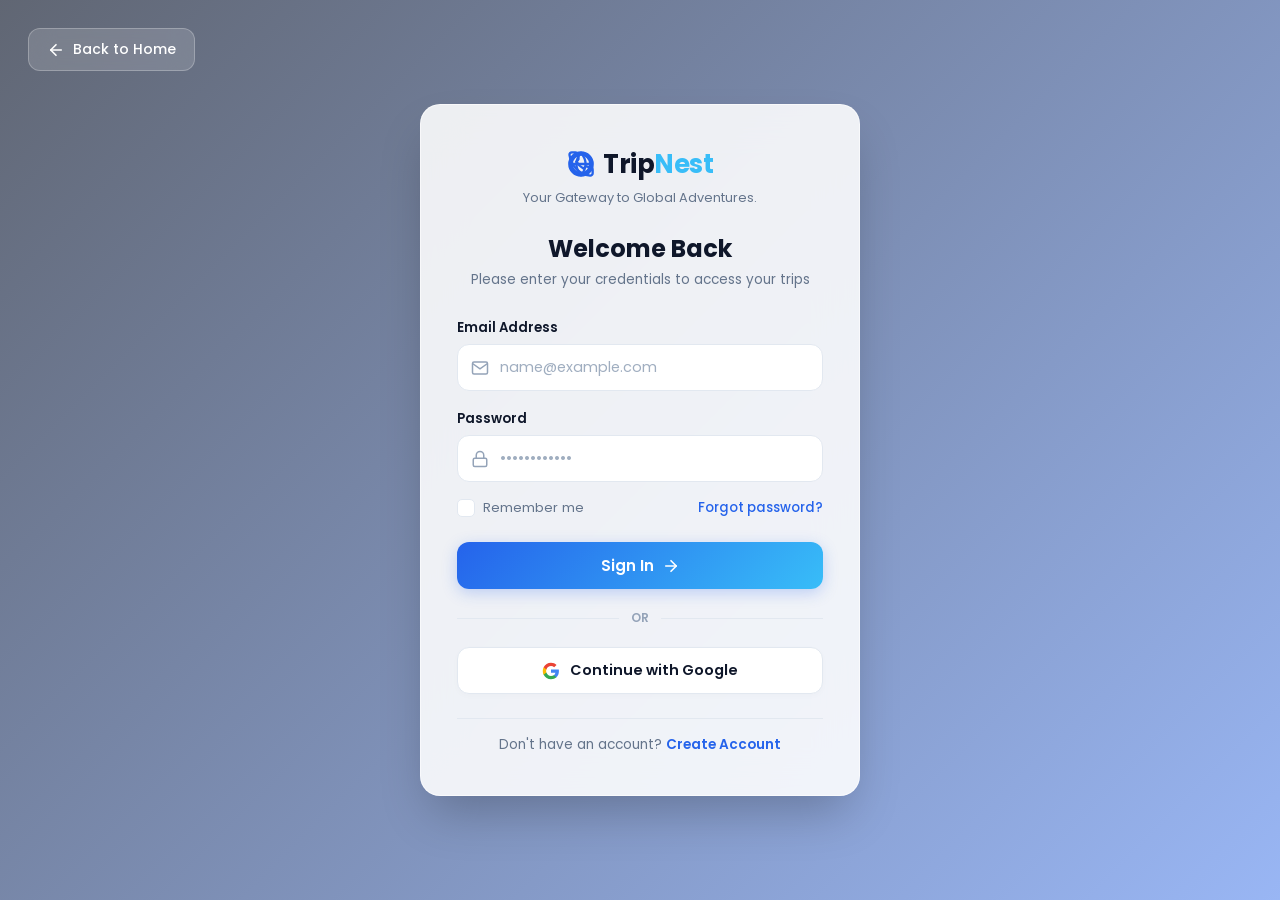
<file: login.html>
<!DOCTYPE html>
<html lang="en">
<head>
  <meta charset="UTF-8" />
  <meta name="viewport" content="width=device-width, initial-scale=1.0" />
  <title>Login - TripNest</title>
  <!-- Google Fonts: Poppins -->
  <link rel="preconnect" href="https://fonts.googleapis.com">
  <link rel="preconnect" href="https://fonts.gstatic.com" crossorigin>
  <link href="https://fonts.googleapis.com/css2?family=Poppins:wght@400;500;600;700&display=swap" rel="stylesheet">
  <link rel="stylesheet" href="css/login.css" />
</head>
<body>

  <!-- Full-Screen Travel Background Container -->
  <div class="login-wrapper">
    
    <!-- Floating Back to Home Button -->
    <a href="index.html" class="back-home-btn">
      <svg viewBox="0 0 24 24" width="18" height="18" fill="none" stroke="currentColor" stroke-width="2.2" stroke-linecap="round" stroke-linejoin="round">
        <line x1="19" y1="12" x2="5" y2="12"></line>
        <polyline points="12 19 5 12 12 5"></polyline>
      </svg>
      <span>Back to Home</span>
    </a>

    <!-- Glassmorphism Login Card -->
    <main class="login-card">
      
      <!-- Brand Logo Header -->
      <header class="brand-header">
        <a href="index.html" class="brand-logo">
          <svg class="logo-icon" viewBox="0 0 24 24" width="28" height="28" fill="none" stroke="currentColor" stroke-width="2">
            <path d="M22 16.92v3a2 2 0 0 1-2.18 2 19.79 19.79 0 0 1-8.63-3.07 19.5 19.5 0 0 1-6-6 19.79 19.79 0 0 1-3.07-8.67A2 2 0 0 1 4.11 2h3a2 2 0 0 1 2 1.72 12.84 12.84 0 0 0 .7 2.81 2 2 0 0 1-.45 2.11L8.09 9.91a16 16 0 0 0 6 6l1.27-1.27a2 2 0 0 1 2.11-.45 12.84 12.84 0 0 0 2.81.7A2 2 0 0 1 22 16.92z"/>
            <path d="M12 2a10 10 0 1 0 10 10A10 10 0 0 0 12 2zm0 18a8 8 0 1 1 8-8 8 8 0 0 1-8 8z" fill="none"/>
            <path d="M2.5 12h19M12 2.5a15.3 15.3 0 0 1 4 9.5 15.3 15.3 0 0 1-4 9.5 15.3 15.3 0 0 1-4-9.5 15.3 15.3 0 0 1 4-9.5z"/>
          </svg>
          <span class="logo-text">Trip<span class="text-accent">Nest</span></span>
        </a>
        <p class="brand-tagline">Your Gateway to Global Adventures.</p>
      </header>

      <!-- Welcome Heading -->
      <div class="login-header">
        <h1 class="welcome-title">Welcome Back</h1>
        <p class="welcome-subtitle">Please enter your credentials to access your trips</p>
      </div>

      <!-- Login Form -->
      <form class="login-form" action="#" method="POST" onsubmit="return false;">
        
        <!-- Email Input Group -->
        <div class="form-group">
          <label for="email" class="form-label">Email Address</label>
          <div class="input-wrapper">
            <svg class="input-icon" viewBox="0 0 24 24" width="18" height="18" fill="none" stroke="currentColor" stroke-width="2">
              <path d="M4 4h16c1.1 0 2 .9 2 2v12c0 1.1-.9 2-2 2H4c-1.1 0-2-.9-2-2V6c0-1.1.9-2 2-2z"/>
              <polyline points="22,6 12,13 2,6"/>
            </svg>
            <input 
              type="email" 
              id="email" 
              name="email" 
              class="form-input" 
              placeholder="name@example.com" 
              required 
            />
          </div>
        </div>

        <!-- Password Input Group -->
        <div class="form-group">
          <label for="password" class="form-label">Password</label>
          <div class="input-wrapper">
            <svg class="input-icon" viewBox="0 0 24 24" width="18" height="18" fill="none" stroke="currentColor" stroke-width="2">
              <rect x="3" y="11" width="18" height="11" rx="2" ry="2"/>
              <path d="M7 11V7a5 5 0 0 1 10 0v4"/>
            </svg>
            <input 
              type="password" 
              id="password" 
              name="password" 
              class="form-input" 
              placeholder="••••••••••••" 
              required 
            />
          </div>
        </div>

        <!-- Options Row (Remember Me & Forgot Password) -->
        <div class="form-options">
          <label class="checkbox-container">
            <input type="checkbox" name="remember" id="remember" />
            <span class="checkmark"></span>
            <span class="checkbox-label">Remember me</span>
          </label>
          <a href="#" class="forgot-link">Forgot password?</a>
        </div>

        <!-- Submit Button -->
        <button type="submit" class="btn-gradient btn-full">
          <span>Sign In</span>
          <svg viewBox="0 0 24 24" width="18" height="18" fill="none" stroke="currentColor" stroke-width="2.2" stroke-linecap="round" stroke-linejoin="round">
            <line x1="5" y1="12" x2="19" y2="12"></line>
            <polyline points="12 5 19 12 12 19"></polyline>
          </svg>
        </button>
      </form>

      <!-- Divider -->
      <div class="divider">
        <span>OR</span>
      </div>

      <!-- Google Sign-In Button -->
      <button type="button" class="btn-google">
        <svg class="google-icon" viewBox="0 0 24 24" width="18" height="18">
          <path fill="#4285F4" d="M22.56 12.25c0-.78-.07-1.53-.2-2.25H12v4.26h5.92c-.26 1.37-1.04 2.53-2.21 3.31v2.77h3.57c2.08-1.92 3.28-4.74 3.28-8.09z"/>
          <path fill="#34A853" d="M12 23c2.97 0 5.46-.98 7.28-2.66l-3.57-2.77c-.98.66-2.23 1.06-3.71 1.06-2.86 0-5.29-1.93-6.16-4.53H2.18v2.84C3.99 20.53 7.7 23 12 23z"/>
          <path fill="#FBBC05" d="M5.84 14.09c-.22-.66-.35-1.36-.35-2.09s.13-1.43.35-2.09V7.06H2.18C1.43 8.55 1 10.22 1 12s.43 3.45 1.18 4.94l2.85-2.22.81-.63z"/>
          <path fill="#EA4335" d="M12 5.38c1.62 0 3.06.56 4.21 1.64l3.15-3.15C17.45 2.09 14.97 1 12 1 7.7 1 3.99 3.47 2.18 7.06l3.66 2.84c.87-2.6 3.3-4.52 6.16-4.52z"/>
        </svg>
        <span>Continue with Google</span>
      </button>

      <!-- Register Page Link -->
      <footer class="card-footer">
        <p>Don't have an account? <a href="register.html" class="register-link">Create Account</a></p>
      </footer>

    </main>
  </div>
<script src="js/login.js"></script>
</body>
</html>
</file>
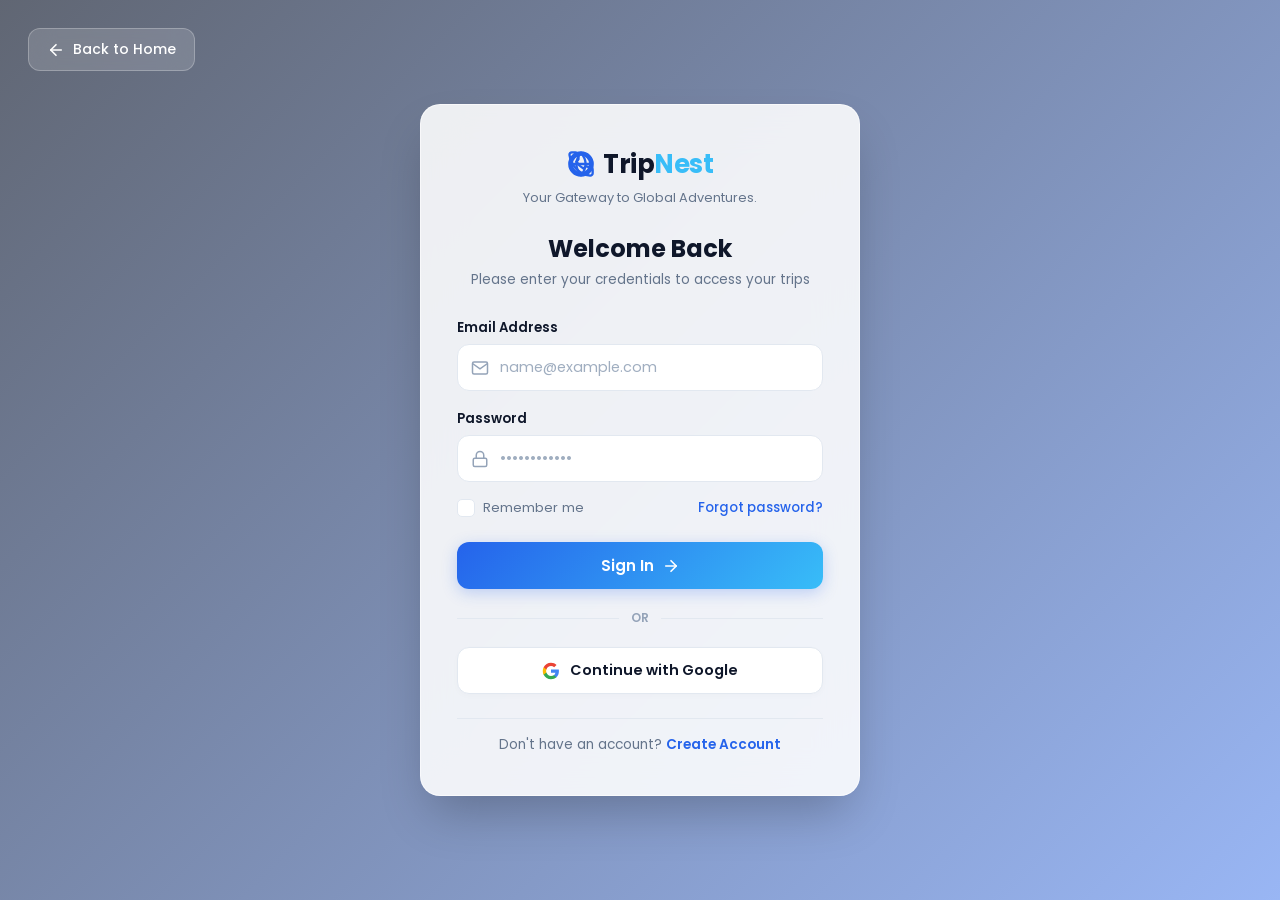
<file: my-trips.html>
<!DOCTYPE html>
<html lang="en">
<head>
  <meta charset="UTF-8" />
  <meta name="viewport" content="width=device-width, initial-scale=1.0" />
  <title>My Trips — TripNest</title>
  <link href="https://fonts.googleapis.com/css2?family=Poppins:wght@400;500;600;700&display=swap" rel="stylesheet" />
  <link rel="stylesheet" href="css/my-trips.css" />
</head>
<body>
  <header class="mt-nav">
    <a href="index.html">✈ TripNest</a>
    <span><a href="plan-trip.html">Plan a Trip</a> &nbsp;·&nbsp; <a href="#" id="logoutLink">Logout</a></span>
  </header>
  <main class="mt-wrap">
    <h1 id="hello">My Trips</h1>
    <p class="mt-sub">Mee trips, package bookings, saved destinations anni database nunchi vasthayi.</p>
    <section class="mt-card"><h2>Planned Trips</h2><div id="tripsBox">Loading…</div></section>
    <section class="mt-card"><h2>Package Bookings</h2><div id="bookingsBox">Loading…</div></section>
    <section class="mt-card"><h2>Hotel Stays</h2><div id="staysBox">Loading…</div></section>
    <section class="mt-card"><h2>Refund History</h2><div id="refundBox">Loading…</div></section>
    <section class="mt-card"><h2>Saved Destinations ♥</h2><div id="wishBox">Loading…</div></section>
  </main>
  <div class="pay-modal" id="payModal" hidden>
    <div class="pay-box">
      <h3>Complete payment</h3>
      <p id="payInfo" class="pay-info"></p>
      <label class="pm"><input type="radio" name="pm" value="card" checked /> Credit / Debit card</label>
      <label class="pm"><input type="radio" name="pm" value="upi" /> UPI</label>
      <label class="pm"><input type="radio" name="pm" value="netbanking" /> Net banking</label>
      <p class="pay-note">Demo payment. Real money teesukodu.</p>
      <div id="payMsg"></div>
      <div class="pay-actions"><button id="payCancel" class="ghost">Cancel</button><button id="payGo" class="go">Pay now</button></div>
    </div>
  </div>
  <div class="pay-modal" id="bookModal" hidden>
    <div class="pay-box">
      <h3>Book this trip</h3>
      <p id="bookInfo" class="pay-info"></p>
      <label class="fl" for="bookDep">Departure date</label>
      <select id="bookDep"></select>
      <label class="fl" for="bookTrav">Travelers</label>
      <input type="number" id="bookTrav" min="1" max="10" value="2" />
      <p id="bookSeats" class="est"></p>
      <p class="pay-note">Seats are held for 30 minutes. Pay from Package Bookings below to confirm. Your trip dates are set from the departure.</p>
      <div id="bookMsg"></div>
      <div class="pay-actions"><button id="bookBack" class="ghost">Close</button><button id="bookGo" class="go" disabled>Reserve seats</button></div>
    </div>
  </div>
  <div class="pay-modal" id="stayModal" hidden>
    <div class="pay-box">
      <h3>Book the stay</h3>
      <p id="stayInfo" class="pay-info"></p>
      <label class="fl" for="stayRoom">Room type</label>
      <select id="stayRoom"></select>
      <label class="fl" for="stayGuests">Guests</label>
      <input type="number" id="stayGuests" min="1" max="20" value="2" />
      <p id="stayEst" class="est"></p>
      <p class="pay-note">Rooms are held for 30 minutes. Pay from Hotel Stays below to confirm. Dates come from your trip.</p>
      <div id="stayMsg"></div>
      <div class="pay-actions"><button id="stayBack" class="ghost">Close</button><button id="stayGo" class="go" disabled>Reserve rooms</button></div>
    </div>
  </div>
  <div class="pay-modal" id="cancelModal" hidden>
    <div class="pay-box">
      <h3>Cancel booking</h3>
      <p id="cancelInfo" class="pay-info"></p>
      <p class="pay-note" id="cancelPolicy">Refund policy: 7 or more days before travel = 100% refund. 2 to 6 days = 50%. Less than 2 days = no refund. Unpaid bookings need no refund. (Refunds are simulated.)</p>
      <p id="cancelEst" class="est"></p>
      <select id="cancelReason"><option>Change of plans</option><option>Found a better price</option><option>Health or personal reasons</option><option>Other</option></select>
      <div id="cancelMsg"></div>
      <div class="pay-actions"><button id="cancelBack" class="ghost">Keep booking</button><button id="cancelGo" class="danger">Cancel booking</button></div>
    </div>
  </div>
  <script src="js/my-trips.js"></script>
</body>
</html>
</file>
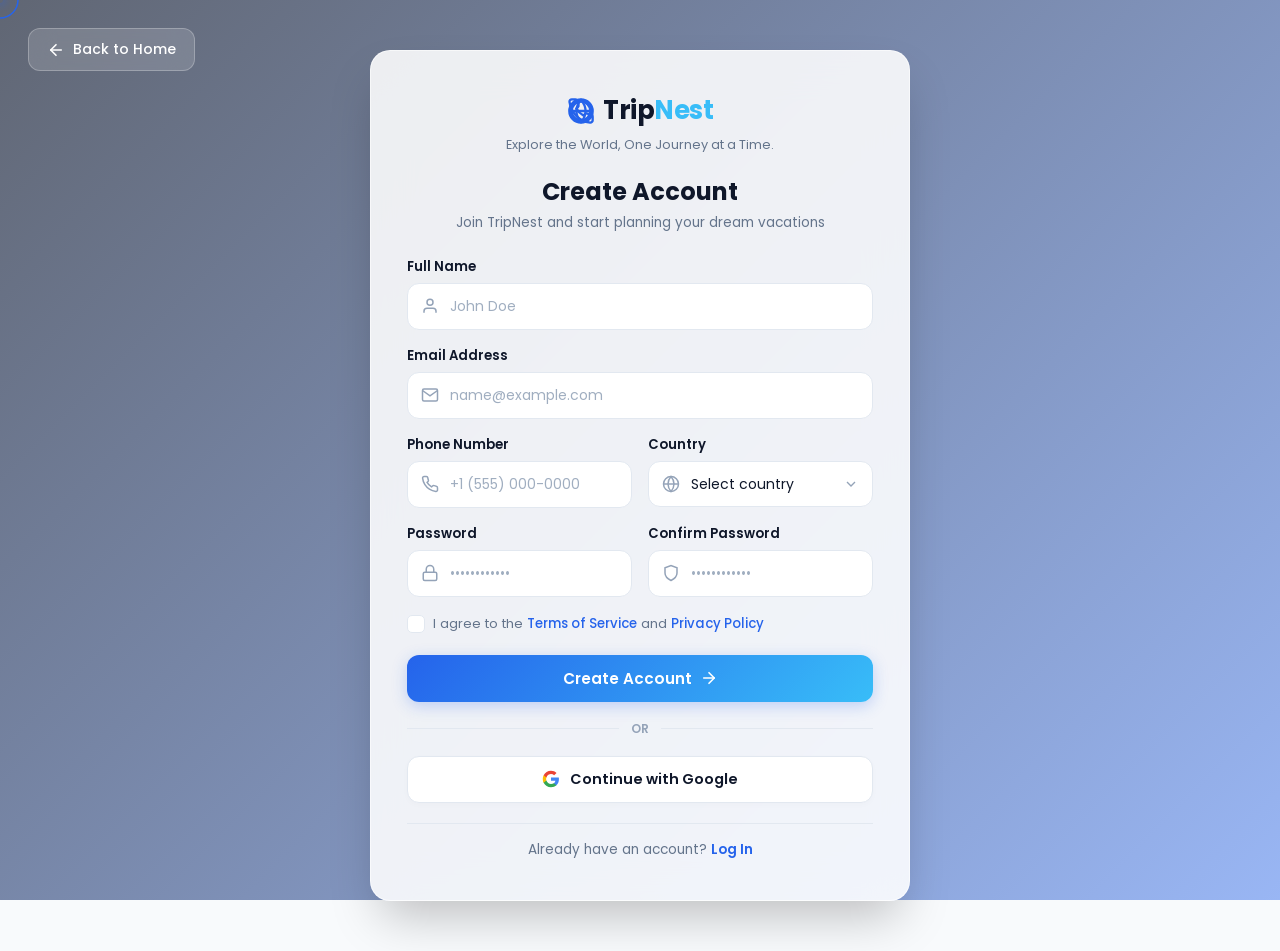
<file: register.html>
<!DOCTYPE html>
<html lang="en">
<head>
  <meta charset="UTF-8" />
  <meta name="viewport" content="width=device-width, initial-scale=1.0" />
  <title>Register - TripNest</title>
  <!-- Google Fonts: Poppins -->
  <link rel="preconnect" href="https://fonts.googleapis.com">
  <link rel="preconnect" href="https://fonts.gstatic.com" crossorigin>
  <link href="https://fonts.googleapis.com/css2?family=Poppins:wght@400;500;600;700&display=swap" rel="stylesheet">
  <link rel="stylesheet" href="css/register.css" />
</head>
<body>

   <!-- ================= CUSTOM CURSOR ================= -->
<div class="cursor" id="cursor">
  <svg class="cursor-ring" width="40" height="40" viewBox="0 0 40 40">
    <circle cx="20" cy="20" r="18" fill="none" stroke="url(#cursorGrad)" stroke-width="1.5"/>
    <defs>
      <radialGradient id="cursorGrad">
        <stop offset="0%" stop-color="#60A5FA"/>
        <stop offset="100%" stop-color="#2563EB"/>
      </radialGradient>
    </defs>
  </svg>
  <div class="cursor-dot"></div>
  <svg class="cursor-plane" width="18" height="18" viewBox="0 0 24 24" fill="none">
    <path d="M2 12L21 3L15 21L11 13L2 12Z" fill="#2563EB"/>
  </svg>
</div>



  <!-- Full-Screen Travel Background Container -->
  <div class="register-wrapper">
    
    <!-- Floating Back to Home Button -->
    <a href="index.html" class="back-home-btn">
      <svg viewBox="0 0 24 24" width="18" height="18" fill="none" stroke="currentColor" stroke-width="2.2" stroke-linecap="round" stroke-linejoin="round">
        <line x1="19" y1="12" x2="5" y2="12"></line>
        <polyline points="12 19 5 12 12 5"></polyline>
      </svg>
      <span>Back to Home</span>
    </a>

    <!-- Glassmorphism Register Card -->
    <main class="register-card">
      
      <!-- Brand Logo Header -->
      <header class="brand-header">
        <a href="index.html" class="brand-logo">
          <svg class="logo-icon" viewBox="0 0 24 24" width="28" height="28" fill="none" stroke="currentColor" stroke-width="2">
            <path d="M22 16.92v3a2 2 0 0 1-2.18 2 19.79 19.79 0 0 1-8.63-3.07 19.5 19.5 0 0 1-6-6 19.79 19.79 0 0 1-3.07-8.67A2 2 0 0 1 4.11 2h3a2 2 0 0 1 2 1.72 12.84 12.84 0 0 0 .7 2.81 2 2 0 0 1-.45 2.11L8.09 9.91a16 16 0 0 0 6 6l1.27-1.27a2 2 0 0 1 2.11-.45 12.84 12.84 0 0 0 2.81.7A2 2 0 0 1 22 16.92z"/>
            <path d="M12 2a10 10 0 1 0 10 10A10 10 0 0 0 12 2zm0 18a8 8 0 1 1 8-8 8 8 0 0 1-8 8z" fill="none"/>
            <path d="M2.5 12h19M12 2.5a15.3 15.3 0 0 1 4 9.5 15.3 15.3 0 0 1-4 9.5 15.3 15.3 0 0 1-4-9.5 15.3 15.3 0 0 1 4-9.5z"/>
          </svg>
          <span class="logo-text">Trip<span class="text-accent">Nest</span></span>
        </a>
        <p class="brand-tagline">Explore the World, One Journey at a Time.</p>
      </header>

      <!-- Welcome Heading -->
      <div class="register-header">
        <h1 class="welcome-title">Create Account</h1>
        <p class="welcome-subtitle">Join TripNest and start planning your dream vacations</p>
      </div>

      <!-- Registration Form -->
      <form class="register-form" action="#" method="POST" onsubmit="return false;">
        
        <div class="form-grid">
          <!-- Full Name Field -->
          <div class="form-group full-width">
            <label for="fullname" class="form-label">Full Name</label>
            <div class="input-wrapper">
              <svg class="input-icon" viewBox="0 0 24 24" width="18" height="18" fill="none" stroke="currentColor" stroke-width="2">
                <path d="M20 21v-2a4 4 0 0 0-4-4H8a4 4 0 0 0-4 4v2"></path>
                <circle cx="12" cy="7" r="4"></circle>
              </svg>
              <input 
                type="text" 
                id="fullname" 
                name="fullname" 
                class="form-input" 
                placeholder="John Doe" 
                required 
              />
            </div>
          </div>

          <!-- Email Field -->
          <div class="form-group full-width">
            <label for="email" class="form-label">Email Address</label>
            <div class="input-wrapper">
              <svg class="input-icon" viewBox="0 0 24 24" width="18" height="18" fill="none" stroke="currentColor" stroke-width="2">
                <path d="M4 4h16c1.1 0 2 .9 2 2v12c0 1.1-.9 2-2 2H4c-1.1 0-2-.9-2-2V6c0-1.1.9-2 2-2z"/>
                <polyline points="22,6 12,13 2,6"/>
              </svg>
              <input 
                type="email" 
                id="email" 
                name="email" 
                class="form-input" 
                placeholder="name@example.com" 
                required 
              />
            </div>
          </div>

          <!-- Phone Number Field -->
          <div class="form-group">
            <label for="phone" class="form-label">Phone Number</label>
            <div class="input-wrapper">
              <svg class="input-icon" viewBox="0 0 24 24" width="18" height="18" fill="none" stroke="currentColor" stroke-width="2">
                <path d="M22 16.92v3a2 2 0 0 1-2.18 2 19.79 19.79 0 0 1-8.63-3.07 19.5 19.5 0 0 1-6-6 19.79 19.79 0 0 1-3.07-8.67A2 2 0 0 1 4.11 2h3a2 2 0 0 1 2 1.72 12.84 12.84 0 0 0 .7 2.81 2 2 0 0 1-.45 2.11L8.09 9.91a16 16 0 0 0 6 6l1.27-1.27a2 2 0 0 1 2.11-.45 12.84 12.84 0 0 0 2.81.7A2 2 0 0 1 22 16.92z"/>
              </svg>
              <input 
                type="tel" 
                id="phone" 
                name="phone" 
                class="form-input" 
                placeholder="+1 (555) 000-0000" 
                required 
              />
            </div>
          </div>

          <!-- Country Dropdown -->
          <div class="form-group">
            <label for="country" class="form-label">Country</label>
            <div class="input-wrapper select-wrapper">
              <svg class="input-icon" viewBox="0 0 24 24" width="18" height="18" fill="none" stroke="currentColor" stroke-width="2">
                <circle cx="12" cy="12" r="10"></circle>
                <line x1="2" y1="12" x2="22" y2="12"></line>
                <path d="M12 2a15.3 15.3 0 0 1 4 10 15.3 15.3 0 0 1-4 10 15.3 15.3 0 0 1-4-10 15.3 15.3 0 0 1 4-10z"></path>
              </svg>
              <select id="country" name="country" class="form-input form-select" required>
                <option value="" disabled selected>Select country</option>
                <option value="US">United States</option>
                <option value="UK">United Kingdom</option>
                <option value="CA">Canada</option>
                <option value="AU">Australia</option>
                <option value="FR">France</option>
                <option value="DE">Germany</option>
                <option value="JP">Japan</option>
                <option value="IN">India</option>
                <option value="AE">United Arab Emirates</option>
              </select>
              <svg class="dropdown-chevron" viewBox="0 0 24 24" width="16" height="16" fill="none" stroke="currentColor" stroke-width="2">
                <polyline points="6 9 12 15 18 9"></polyline>
              </svg>
            </div>
          </div>

          <!-- Password Field -->
          <div class="form-group">
            <label for="password" class="form-label">Password</label>
            <div class="input-wrapper">
              <svg class="input-icon" viewBox="0 0 24 24" width="18" height="18" fill="none" stroke="currentColor" stroke-width="2">
                <rect x="3" y="11" width="18" height="11" rx="2" ry="2"/>
                <path d="M7 11V7a5 5 0 0 1 10 0v4"/>
              </svg>
              <input 
                type="password" 
                id="password" 
                name="password" 
                class="form-input" 
                placeholder="••••••••••••" 
                required 
              />
            </div>
          </div>

          <!-- Confirm Password Field -->
          <div class="form-group">
            <label for="confirm-password" class="form-label">Confirm Password</label>
            <div class="input-wrapper">
              <svg class="input-icon" viewBox="0 0 24 24" width="18" height="18" fill="none" stroke="currentColor" stroke-width="2">
                <path d="M12 22s8-4 8-10V5l-8-3-8 3v7c0 6 8 10 8 10z"/>
              </svg>
              <input 
                type="password" 
                id="confirm-password" 
                name="confirm-password" 
                class="form-input" 
                placeholder="••••••••••••" 
                required 
              />
            </div>
          </div>
        </div>

        <!-- Terms Agreement Checkbox -->
        <div class="form-options">
          <label class="checkbox-container">
            <input type="checkbox" name="terms" id="terms" required />
            <span class="checkmark"></span>
            <span class="checkbox-label">I agree to the <a href="#" class="terms-link">Terms of Service</a> and <a href="#" class="terms-link">Privacy Policy</a></span>
          </label>
        </div>

        <!-- Submit Button -->
        <button type="submit" class="btn-gradient btn-full">
          <span>Create Account</span>
          <svg viewBox="0 0 24 24" width="18" height="18" fill="none" stroke="currentColor" stroke-width="2.2" stroke-linecap="round" stroke-linejoin="round">
            <line x1="5" y1="12" x2="19" y2="12"></line>
            <polyline points="12 5 19 12 12 19"></polyline>
          </svg>
        </button>
      </form>

      <!-- Divider -->
      <div class="divider">
        <span>OR</span>
      </div>

      <!-- Google Sign-Up Button -->
      <button type="button" class="btn-google">
        <svg class="google-icon" viewBox="0 0 24 24" width="18" height="18">
          <path fill="#4285F4" d="M22.56 12.25c0-.78-.07-1.53-.2-2.25H12v4.26h5.92c-.26 1.37-1.04 2.53-2.21 3.31v2.77h3.57c2.08-1.92 3.28-4.74 3.28-8.09z"/>
          <path fill="#34A853" d="M12 23c2.97 0 5.46-.98 7.28-2.66l-3.57-2.77c-.98.66-2.23 1.06-3.71 1.06-2.86 0-5.29-1.93-6.16-4.53H2.18v2.84C3.99 20.53 7.7 23 12 23z"/>
          <path fill="#FBBC05" d="M5.84 14.09c-.22-.66-.35-1.36-.35-2.09s.13-1.43.35-2.09V7.06H2.18C1.43 8.55 1 10.22 1 12s.43 3.45 1.18 4.94l2.85-2.22.81-.63z"/>
          <path fill="#EA4335" d="M12 5.38c1.62 0 3.06.56 4.21 1.64l3.15-3.15C17.45 2.09 14.97 1 12 1 7.7 1 3.99 3.47 2.18 7.06l3.66 2.84c.87-2.6 3.3-4.52 6.16-4.52z"/>
        </svg>
        <span>Continue with Google</span>
      </button>

      <!-- Login Page Link -->
      <footer class="card-footer">
        <p>Already have an account? <a href="login.html" class="login-link">Log In</a></p>
      </footer>

    </main>
  </div>

</body>
</html>
</file>
<file: css/login.css>
/* ==========================================
   DESIGN SYSTEM & VARIABLES
=========================================== */
:root {
  --primary-blue: #2563eb;
  --secondary-sky: #38bdf8;
  --accent-green: #22c55e;
  --bg-color: #f8fafc;
  --white-card: #ffffff;
  --dark-footer: #0f172a;
  
  --text-main: #0f172a;
  --text-muted: #64748b;
  --text-light: #94a3b8;
  --border-color: #e2e8f0;

  --font-family: 'Poppins', sans-serif;

  --radius-btn: 12px;
  --radius-card: 20px;

  --gradient-cta: linear-gradient(135deg, #2563eb 0%, #38bdf8 100%);
  --shadow-soft: 0 10px 25px -5px rgba(0, 0, 0, 0.05);
  --shadow-hover: 0 20px 30px -10px rgba(37, 99, 235, 0.2);
  --transition: all 0.3s cubic-bezier(0.4, 0, 0.2, 1);
}

/* Base Reset */
* {
  box-sizing: border-box;
  margin: 0;
  padding: 0;
}

body, html {
  height: 100%;
  font-family: var(--font-family);
  color: var(--text-main);
  background-color: var(--bg-color);
  -webkit-font-smoothing: antialiased;
}

/* ==========================================
   FULL-SCREEN BACKGROUND WRAPPER
=========================================== */
.login-wrapper {
  position: relative;
  min-height: 100vh;
  width: 100%;
  display: flex;
  align-items: center;
  justify-content: center;
  padding: 40px 20px;
  /* Premium Unsplash travel image with overlay */
  background: 
    linear-gradient(135deg, rgba(15, 23, 42, 0.65) 0%, rgba(37, 99, 235, 0.45) 100%),
    url('https://images.unsplash.com/photo-1488646953014-85cb44e25828?auto=format&fit=crop&w=1920&q=80') center/cover no-repeat;
  background-attachment: fixed;
}

/* Floating Back to Home Button */
.back-home-btn {
  position: absolute;
  top: 28px;
  left: 28px;
  display: inline-flex;
  align-items: center;
  gap: 8px;
  padding: 10px 18px;
  background: rgba(255, 255, 255, 0.15);
  backdrop-filter: blur(12px);
  -webkit-backdrop-filter: blur(12px);
  border: 1px solid rgba(255, 255, 255, 0.25);
  border-radius: var(--radius-btn);
  color: #ffffff;
  font-size: 0.875rem;
  font-weight: 500;
  text-decoration: none;
  transition: var(--transition);
  z-index: 10;
}

.back-home-btn:hover {
  background: rgba(255, 255, 255, 0.25);
  transform: translateX(-4px);
  color: #ffffff;
}

/* ==========================================
   GLASSMORPHISM LOGIN CARD
=========================================== */
.login-card {
  width: 100%;
  max-width: 440px;
  background: rgba(255, 255, 255, 0.88);
  backdrop-filter: blur(20px);
  -webkit-backdrop-filter: blur(20px);
  border: 1px solid rgba(255, 255, 255, 0.6);
  border-radius: var(--radius-card);
  padding: 40px 36px;
  box-shadow: 0 25px 50px -12px rgba(0, 0, 0, 0.25);
  transition: var(--transition);
  animation: fadeIn 0.5s ease-out forwards;
}

@keyframes fadeIn {
  from {
    opacity: 0;
    transform: translateY(15px);
  }
  to {
    opacity: 1;
    transform: translateY(0);
  }
}

/* Brand Header */
.brand-header {
  text-align: center;
  margin-bottom: 24px;
}

.brand-logo {
  display: inline-flex;
  align-items: center;
  gap: 8px;
  text-decoration: none;
}

.logo-icon {
  color: var(--primary-blue);
}

.logo-text {
  font-size: 1.6rem;
  font-weight: 700;
  color: var(--dark-footer);
  letter-spacing: -0.5px;
}

.text-accent {
  color: var(--secondary-sky);
}

.brand-tagline {
  font-size: 0.8rem;
  color: var(--text-muted);
  margin-top: 4px;
  font-weight: 400;
}

/* Login Titles */
.login-header {
  text-align: center;
  margin-bottom: 28px;
}

.welcome-title {
  font-size: 1.5rem;
  font-weight: 700;
  color: var(--dark-footer);
  margin-bottom: 4px;
}

.welcome-subtitle {
  font-size: 0.85rem;
  color: var(--text-muted);
}

/* ==========================================
   FORM CONTROLS & INPUTS
=========================================== */
.login-form {
  display: flex;
  flex-direction: column;
  gap: 18px;
}

.form-group {
  display: flex;
  flex-direction: column;
  gap: 6px;
}

.form-label {
  font-size: 0.825rem;
  font-weight: 600;
  color: var(--dark-footer);
}

.input-wrapper {
  position: relative;
  display: flex;
  align-items: center;
}

.input-icon {
  position: absolute;
  left: 14px;
  color: var(--text-light);
  transition: var(--transition);
  pointer-events: none;
}

.form-input {
  width: 100%;
  padding: 12px 14px 12px 42px;
  font-family: var(--font-family);
  font-size: 0.9rem;
  color: var(--text-main);
  background: #ffffff;
  border: 1.5px solid var(--border-color);
  border-radius: var(--radius-btn);
  outline: none;
  transition: var(--transition);
}

.form-input::placeholder {
  color: #a0aec0;
}

.form-input:focus {
  border-color: var(--primary-blue);
  box-shadow: 0 0 0 4px rgba(37, 99, 235, 0.12);
}

.form-input:focus + .input-icon,
.input-wrapper:focus-within .input-icon {
  color: var(--primary-blue);
}

/* Form Options (Remember Me & Forgot Link) */
.form-options {
  display: flex;
  align-items: center;
  justify-content: space-between;
  font-size: 0.825rem;
  margin-top: -2px;
}

.checkbox-container {
  display: inline-flex;
  align-items: center;
  position: relative;
  cursor: pointer;
  user-select: none;
}

.checkbox-container input {
  position: absolute;
  opacity: 0;
  cursor: pointer;
  height: 0;
  width: 0;
}

.checkmark {
  height: 18px;
  width: 18px;
  background-color: #ffffff;
  border: 1.5px solid var(--border-color);
  border-radius: 5px;
  margin-right: 8px;
  transition: var(--transition);
  position: relative;
}

.checkbox-container:hover input ~ .checkmark {
  border-color: var(--primary-blue);
}

.checkbox-container input:checked ~ .checkmark {
  background-color: var(--primary-blue);
  border-color: var(--primary-blue);
}

.checkmark:after {
  content: "";
  position: absolute;
  display: none;
  left: 5px;
  top: 2px;
  width: 4px;
  height: 8px;
  border: solid white;
  border-width: 0 2px 2px 0;
  transform: rotate(45deg);
}

.checkbox-container input:checked ~ .checkmark:after {
  display: block;
}

.checkbox-label {
  color: var(--text-muted);
}

.forgot-link {
  color: var(--primary-blue);
  font-weight: 500;
  text-decoration: none;
  transition: var(--transition);
}

.forgot-link:hover {
  text-decoration: underline;
  color: #1d4ed8;
}

/* ==========================================
   BUTTONS & ACTIONS
=========================================== */
.btn-gradient {
  display: inline-flex;
  align-items: center;
  justify-content: center;
  gap: 8px;
  background: var(--gradient-cta);
  color: #ffffff;
  font-family: var(--font-family);
  font-weight: 600;
  font-size: 0.95rem;
  padding: 12px 20px;
  border-radius: var(--radius-btn);
  border: none;
  cursor: pointer;
  transition: var(--transition);
  box-shadow: 0 4px 15px rgba(37, 99, 235, 0.25);
}

.btn-full {
  width: 100%;
  margin-top: 6px;
}

.btn-gradient:hover {
  transform: translateY(-2px);
  box-shadow: 0 8px 20px rgba(37, 99, 235, 0.35);
}

.btn-gradient:active {
  transform: translateY(0);
}

/* Divider */
.divider {
  display: flex;
  align-items: center;
  text-align: center;
  margin: 20px 0;
  color: var(--text-light);
  font-size: 0.75rem;
  font-weight: 600;
}

.divider::before,
.divider::after {
  content: '';
  flex: 1;
  border-bottom: 1px solid var(--border-color);
}

.divider span {
  padding: 0 12px;
}

/* Google Sign-In Button */
.btn-google {
  width: 100%;
  display: inline-flex;
  align-items: center;
  justify-content: center;
  gap: 10px;
  background: #ffffff;
  color: var(--dark-footer);
  font-family: var(--font-family);
  font-weight: 600;
  font-size: 0.9rem;
  padding: 12px 20px;
  border-radius: var(--radius-btn);
  border: 1px solid var(--border-color);
  cursor: pointer;
  transition: var(--transition);
  box-shadow: 0 2px 6px rgba(0,0,0,0.02);
}

.btn-google:hover {
  background-color: #f8fafc;
  border-color: #cbd5e1;
  transform: translateY(-2px);
  box-shadow: 0 4px 12px rgba(0, 0, 0, 0.05);
}

/* Card Footer Link */
.card-footer {
  text-align: center;
  margin-top: 24px;
  padding-top: 16px;
  border-top: 1px solid var(--border-color);
  font-size: 0.85rem;
  color: var(--text-muted);
}

.register-link {
  color: var(--primary-blue);
  font-weight: 600;
  text-decoration: none;
  transition: var(--transition);
}

.register-link:hover {
  text-decoration: underline;
}

/* ==========================================
   RESPONSIVE STYLES
=========================================== */
@media (max-width: 576px) {
  .login-wrapper {
    padding: 20px 16px;
  }

  .login-card {
    padding: 30px 22px;
    border-radius: 16px;
  }

  .back-home-btn {
    top: 16px;
    left: 16px;
    padding: 8px 14px;
    font-size: 0.8rem;
  }

  .welcome-title {
    font-size: 1.35rem;
  }

  .form-options {
    flex-direction: column;
    align-items: flex-start;
    gap: 10px;
  }
}

@media(hover:none){ body{cursor:auto;} .cursor{display:none;} button,a{cursor:pointer;} }

/* =============== CUSTOM CURSOR =============== */
.cursor{position:fixed;top:0;left:0;width:0;height:0;pointer-events:none;z-index:9999;}
.cursor-ring{position:absolute;top:-20px;left:-20px;transition:transform .15s ease, opacity .2s ease;}
.cursor-dot{position:absolute;top:-3px;left:-3px;width:6px;height:6px;border-radius:50%;background:var(--primary);box-shadow:0 0 10px 2px rgba(37,99,235,.5);}
.cursor-plane{position:absolute;top:-9px;left:-9px;opacity:0;transform:scale(.5) rotate(0deg);transition:opacity .2s ease, transform .2s ease;}
.cursor.hover-card .cursor-ring{transform:scale(1.8);opacity:.4;}
.cursor.hover-card .cursor-plane{opacity:1;transform:scale(1) rotate(-30deg);}
.cursor.hover-btn .cursor-ring{transform:scale(1.4);border-color:var(--primary);}
.cursor.click .cursor-ring{transform:scale(2.4);opacity:.15;}
</file>
<file: css/my-trips.css>
*{box-sizing:border-box;margin:0;padding:0}
body{font-family:'Poppins',sans-serif;background:#F8FAFC;color:#1E293B}
.mt-nav{background:#fff;box-shadow:0 4px 20px rgba(15,23,42,.08);padding:16px 5%;display:flex;justify-content:space-between;align-items:center}
.mt-nav a{color:#2563EB;text-decoration:none;font-weight:600}
.mt-wrap{max-width:1000px;margin:40px auto;padding:0 5%}
h1{font-size:28px;margin-bottom:6px}
.mt-sub{color:#64748B;margin-bottom:28px}
.mt-card{background:#fff;border-radius:16px;box-shadow:0 4px 20px rgba(15,23,42,.08);padding:24px;margin-bottom:28px;overflow-x:auto}
.mt-card h2{font-size:18px;margin-bottom:14px}
table{width:100%;border-collapse:collapse;font-size:14px}
th,td{text-align:left;padding:10px 8px;border-bottom:1px solid #E2E8F0;white-space:nowrap}
th{color:#64748B;font-weight:600}
.badge{padding:3px 10px;border-radius:99px;font-size:12px;font-weight:600;background:#DBEAFE;color:#1D4ED8}
.badge.cancelled{background:#FEE2E2;color:#B91C1C}
.hold{font-size:11.5px;color:#B45309;margin-top:4px;font-weight:600}
.badge.confirmed{background:#DCFCE7;color:#15803D}
.del{background:none;border:1px solid #EF4444;color:#EF4444;border-radius:8px;padding:4px 10px;cursor:pointer;font-family:inherit}
.empty,.err{color:#64748B;padding:8px 0}
.err{color:#B91C1C}
.pay{background:#2563EB;border:0;color:#fff;border-radius:8px;padding:5px 14px;cursor:pointer;font-family:inherit;font-weight:600}
.pay:hover{background:#1D4ED8}.paid{color:#15803D;font-weight:600}
.chips{display:flex;flex-wrap:wrap;gap:10px}
.chip{background:#EFF6FF;color:#1D4ED8;border-radius:99px;padding:6px 8px 6px 14px;font-size:14px;font-weight:500}
.chip button{border:0;background:#DBEAFE;color:#1D4ED8;border-radius:50%;width:22px;height:22px;margin-left:6px;cursor:pointer;font-weight:700}
.pay-modal{position:fixed;inset:0;background:rgba(15,23,42,.6);display:flex;align-items:center;justify-content:center;z-index:50}
.pay-modal[hidden]{display:none}
.pay-box{background:#fff;border-radius:18px;padding:28px;width:min(400px,92vw);box-shadow:0 20px 50px rgba(15,23,42,.3)}
.pay-box h3{font-size:20px;margin-bottom:6px}.pay-info{color:#2563EB;font-weight:600;margin-bottom:14px}
.pm{display:flex;gap:10px;align-items:center;padding:10px 12px;border:1.5px solid #E2E8F0;border-radius:10px;margin-bottom:8px;cursor:pointer}
.pay-note{font-size:12px;color:#94A3B8;margin:6px 0 10px}
#payMsg{font-size:13px;margin-bottom:10px;min-height:18px}#payMsg.ok{color:#15803D}#payMsg.bad{color:#B91C1C}
.pay-actions{display:flex;gap:10px;justify-content:flex-end}
.pay-actions button{border-radius:10px;padding:10px 20px;font-family:inherit;font-weight:600;cursor:pointer;border:0}
.ghost{background:#F1F5F9;color:#475569}.go{background:#2563EB;color:#fff}.go:disabled{opacity:.6;cursor:wait}

.cancel{background:#fff;border:1px solid #EF4444;color:#DC2626;border-radius:8px;padding:5px 14px;cursor:pointer;font-family:inherit;font-weight:600;margin-left:6px}
.cancel:hover{background:#FEF2F2}.acts{white-space:nowrap}
.danger{background:#DC2626;color:#fff}.danger:disabled{opacity:.6;cursor:wait}
.est{font-weight:600;color:#0F172A;margin-bottom:10px}
#cancelReason{width:100%;padding:10px 12px;border:1.5px solid #CBD5E1;border-radius:10px;font:14px 'Poppins',sans-serif;margin-bottom:12px}

.sub{font-size:11.5px;color:#64748B;margin-top:4px}
.fl{display:block;font-size:12.5px;font-weight:600;margin:10px 0 4px}
.pay-box select,.pay-box input[type=number]{width:100%;padding:10px 12px;border:1.5px solid #E2E8F0;border-radius:10px;font:inherit;margin-bottom:6px;background:#fff}
button.book{background:#2563EB;color:#fff;border:0;border-radius:8px;padding:6px 12px;font-weight:600;cursor:pointer;margin-right:6px}
button.book:hover{background:#1D4ED8}
</file>
<file: css/register.css>
/* ==========================================
   DESIGN SYSTEM & VARIABLES
=========================================== */
:root {
  --primary-blue: #2563eb;
  --secondary-sky: #38bdf8;
  --accent-green: #22c55e;
  --bg-color: #f8fafc;
  --white-card: #ffffff;
  --dark-footer: #0f172a;
  
  --text-main: #0f172a;
  --text-muted: #64748b;
  --text-light: #94a3b8;
  --border-color: #e2e8f0;

  --font-family: 'Poppins', sans-serif;

  --radius-btn: 12px;
  --radius-card: 20px;

  --gradient-cta: linear-gradient(135deg, #2563eb 0%, #38bdf8 100%);
  --shadow-soft: 0 10px 25px -5px rgba(0, 0, 0, 0.05);
  --shadow-hover: 0 20px 30px -10px rgba(37, 99, 235, 0.2);
  --transition: all 0.3s cubic-bezier(0.4, 0, 0.2, 1);
}

/* Base Reset */
* {
  box-sizing: border-box;
  margin: 0;
  padding: 0;
}

body, html {
  min-height: 100%;
  font-family: var(--font-family);
  color: var(--text-main);
  background-color: var(--bg-color);
  -webkit-font-smoothing: antialiased;
}

/* ==========================================
   FULL-SCREEN BACKGROUND WRAPPER
=========================================== */
.register-wrapper {
  position: relative;
  min-height: 100vh;
  width: 100%;
  display: flex;
  align-items: center;
  justify-content: center;
  padding: 50px 20px;
  /* Premium Unsplash travel background matching Login */
  background: 
    linear-gradient(135deg, rgba(15, 23, 42, 0.65) 0%, rgba(37, 99, 235, 0.45) 100%),
    url('https://images.unsplash.com/photo-1488646953014-85cb44e25828?auto=format&fit=crop&w=1920&q=80') center/cover no-repeat;
  background-attachment: fixed;
}

/* Floating Back to Home Button */
.back-home-btn {
  position: absolute;
  top: 28px;
  left: 28px;
  display: inline-flex;
  align-items: center;
  gap: 8px;
  padding: 10px 18px;
  background: rgba(255, 255, 255, 0.15);
  backdrop-filter: blur(12px);
  -webkit-backdrop-filter: blur(12px);
  border: 1px solid rgba(255, 255, 255, 0.25);
  border-radius: var(--radius-btn);
  color: #ffffff;
  font-size: 0.875rem;
  font-weight: 500;
  text-decoration: none;
  transition: var(--transition);
  z-index: 10;
}

.back-home-btn:hover {
  background: rgba(255, 255, 255, 0.25);
  transform: translateX(-4px);
  color: #ffffff;
}

/* ==========================================
   GLASSMORPHISM REGISTER CARD
=========================================== */
.register-card {
  width: 100%;
  max-width: 540px; /* Slightly wider to accommodate 2-col inputs cleanly */
  background: rgba(255, 255, 255, 0.88);
  backdrop-filter: blur(20px);
  -webkit-backdrop-filter: blur(20px);
  border: 1px solid rgba(255, 255, 255, 0.6);
  border-radius: var(--radius-card);
  padding: 40px 36px;
  box-shadow: 0 25px 50px -12px rgba(0, 0, 0, 0.25);
  transition: var(--transition);
  animation: fadeIn 0.5s ease-out forwards;
}

@keyframes fadeIn {
  from {
    opacity: 0;
    transform: translateY(15px);
  }
  to {
    opacity: 1;
    transform: translateY(0);
  }
}

/* Brand Header */
.brand-header {
  text-align: center;
  margin-bottom: 20px;
}

.brand-logo {
  display: inline-flex;
  align-items: center;
  gap: 8px;
  text-decoration: none;
}

.logo-icon {
  color: var(--primary-blue);
}

.logo-text {
  font-size: 1.6rem;
  font-weight: 700;
  color: var(--dark-footer);
  letter-spacing: -0.5px;
}

.text-accent {
  color: var(--secondary-sky);
}

.brand-tagline {
  font-size: 0.8rem;
  color: var(--text-muted);
  margin-top: 4px;
  font-weight: 400;
}

/* Register Titles */
.register-header {
  text-align: center;
  margin-bottom: 24px;
}

.welcome-title {
  font-size: 1.5rem;
  font-weight: 700;
  color: var(--dark-footer);
  margin-bottom: 4px;
}

.welcome-subtitle {
  font-size: 0.85rem;
  color: var(--text-muted);
}

/* ==========================================
   FORM CONTROLS & INPUT GRID
=========================================== */
.register-form {
  display: flex;
  flex-direction: column;
  gap: 16px;
}

/* Form Layout Grid (2 Columns for compact height) */
.form-grid {
  display: grid;
  grid-template-columns: repeat(2, 1fr);
  gap: 16px;
}

.form-group {
  display: flex;
  flex-direction: flex-start;
  flex-direction: column;
  gap: 6px;
}

.form-group.full-width {
  grid-column: span 2;
}

.form-label {
  font-size: 0.825rem;
  font-weight: 600;
  color: var(--dark-footer);
}

.input-wrapper {
  position: relative;
  display: flex;
  align-items: center;
}

.input-icon {
  position: absolute;
  left: 14px;
  color: var(--text-light);
  transition: var(--transition);
  pointer-events: none;
  z-index: 2;
}

.form-input {
  width: 100%;
  padding: 12px 14px 12px 42px;
  font-family: var(--font-family);
  font-size: 0.875rem;
  color: var(--text-main);
  background: #ffffff;
  border: 1.5px solid var(--border-color);
  border-radius: var(--radius-btn);
  outline: none;
  transition: var(--transition);
}

.form-input::placeholder {
  color: #a0aec0;
}

.form-input:focus {
  border-color: var(--primary-blue);
  box-shadow: 0 0 0 4px rgba(37, 99, 235, 0.12);
}

.form-input:focus + .input-icon,
.input-wrapper:focus-within .input-icon {
  color: var(--primary-blue);
}

/* Select Dropdown Styling */
.select-wrapper {
  position: relative;
}

.form-select {
  appearance: none;
  -webkit-appearance: none;
  -moz-appearance: none;
  padding-right: 38px;
  cursor: pointer;
  background-color: #ffffff;
}

.dropdown-chevron {
  position: absolute;
  right: 14px;
  color: var(--text-light);
  pointer-events: none;
  transition: var(--transition);
}

.input-wrapper:focus-within .dropdown-chevron {
  color: var(--primary-blue);
}

/* Checkbox & Options */
.form-options {
  display: flex;
  align-items: center;
  font-size: 0.825rem;
  margin-top: 2px;
}

.checkbox-container {
  display: inline-flex;
  align-items: center;
  position: relative;
  cursor: pointer;
  user-select: none;
}

.checkbox-container input {
  position: absolute;
  opacity: 0;
  cursor: pointer;
  height: 0;
  width: 0;
}

.checkmark {
  height: 18px;
  width: 18px;
  background-color: #ffffff;
  border: 1.5px solid var(--border-color);
  border-radius: 5px;
  margin-right: 8px;
  flex-shrink: 0;
  transition: var(--transition);
  position: relative;
}

.checkbox-container:hover input ~ .checkmark {
  border-color: var(--primary-blue);
}

.checkbox-container input:checked ~ .checkmark {
  background-color: var(--primary-blue);
  border-color: var(--primary-blue);
}

.checkmark:after {
  content: "";
  position: absolute;
  display: none;
  left: 5px;
  top: 2px;
  width: 4px;
  height: 8px;
  border: solid white;
  border-width: 0 2px 2px 0;
  transform: rotate(45deg);
}

.checkbox-container input:checked ~ .checkmark:after {
  display: block;
}

.checkbox-label {
  color: var(--text-muted);
  line-height: 1.4;
}

.terms-link {
  color: var(--primary-blue);
  font-weight: 500;
  text-decoration: none;
}

.terms-link:hover {
  text-decoration: underline;
}

/* ==========================================
   BUTTONS & ACTIONS
=========================================== */
.btn-gradient {
  display: inline-flex;
  align-items: center;
  justify-content: center;
  gap: 8px;
  background: var(--gradient-cta);
  color: #ffffff;
  font-family: var(--font-family);
  font-weight: 600;
  font-size: 0.95rem;
  padding: 12px 20px;
  border-radius: var(--radius-btn);
  border: none;
  cursor: pointer;
  transition: var(--transition);
  box-shadow: 0 4px 15px rgba(37, 99, 235, 0.25);
}

.btn-full {
  width: 100%;
  margin-top: 6px;
}

.btn-gradient:hover {
  transform: translateY(-2px);
  box-shadow: 0 8px 20px rgba(37, 99, 235, 0.35);
}

.btn-gradient:active {
  transform: translateY(0);
}

/* Divider */
.divider {
  display: flex;
  align-items: center;
  text-align: center;
  margin: 18px 0;
  color: var(--text-light);
  font-size: 0.75rem;
  font-weight: 600;
}

.divider::before,
.divider::after {
  content: '';
  flex: 1;
  border-bottom: 1px solid var(--border-color);
}

.divider span {
  padding: 0 12px;
}

/* Google Sign-Up Button */
.btn-google {
  width: 100%;
  display: inline-flex;
  align-items: center;
  justify-content: center;
  gap: 10px;
  background: #ffffff;
  color: var(--dark-footer);
  font-family: var(--font-family);
  font-weight: 600;
  font-size: 0.9rem;
  padding: 12px 20px;
  border-radius: var(--radius-btn);
  border: 1px solid var(--border-color);
  cursor: pointer;
  transition: var(--transition);
  box-shadow: 0 2px 6px rgba(0,0,0,0.02);
}

.btn-google:hover {
  background-color: #f8fafc;
  border-color: #cbd5e1;
  transform: translateY(-2px);
  box-shadow: 0 4px 12px rgba(0, 0, 0, 0.05);
}

/* Card Footer Link */
.card-footer {
  text-align: center;
  margin-top: 20px;
  padding-top: 16px;
  border-top: 1px solid var(--border-color);
  font-size: 0.85rem;
  color: var(--text-muted);
}

.login-link {
  color: var(--primary-blue);
  font-weight: 600;
  text-decoration: none;
  transition: var(--transition);
}

.login-link:hover {
  text-decoration: underline;
}

/* ==========================================
   RESPONSIVE STYLES
=========================================== */
@media (max-width: 640px) {
  .register-wrapper {
    padding: 20px 16px;
  }

  .register-card {
    padding: 30px 22px;
    border-radius: 16px;
  }

  .form-grid {
    grid-template-columns: 1fr;
  }

  .form-group.full-width {
    grid-column: span 1;
  }

  .back-home-btn {
    top: 16px;
    left: 16px;
    padding: 8px 14px;
    font-size: 0.8rem;
  }

  .welcome-title {
    font-size: 1.35rem;
  }
}

@media(hover:none){ body{cursor:auto;} .cursor{display:none;} button,a{cursor:pointer;} }

/* =============== CUSTOM CURSOR =============== */
.cursor{position:fixed;top:0;left:0;width:0;height:0;pointer-events:none;z-index:9999;}
.cursor-ring{position:absolute;top:-20px;left:-20px;transition:transform .15s ease, opacity .2s ease;}
.cursor-dot{position:absolute;top:-3px;left:-3px;width:6px;height:6px;border-radius:50%;background:var(--primary);box-shadow:0 0 10px 2px rgba(37,99,235,.5);}
.cursor-plane{position:absolute;top:-9px;left:-9px;opacity:0;transform:scale(.5) rotate(0deg);transition:opacity .2s ease, transform .2s ease;}
.cursor.hover-card .cursor-ring{transform:scale(1.8);opacity:.4;}
.cursor.hover-card .cursor-plane{opacity:1;transform:scale(1) rotate(-30deg);}
.cursor.hover-btn .cursor-ring{transform:scale(1.4);border-color:var(--primary);}
.cursor.click .cursor-ring{transform:scale(2.4);opacity:.15;}
</file>
